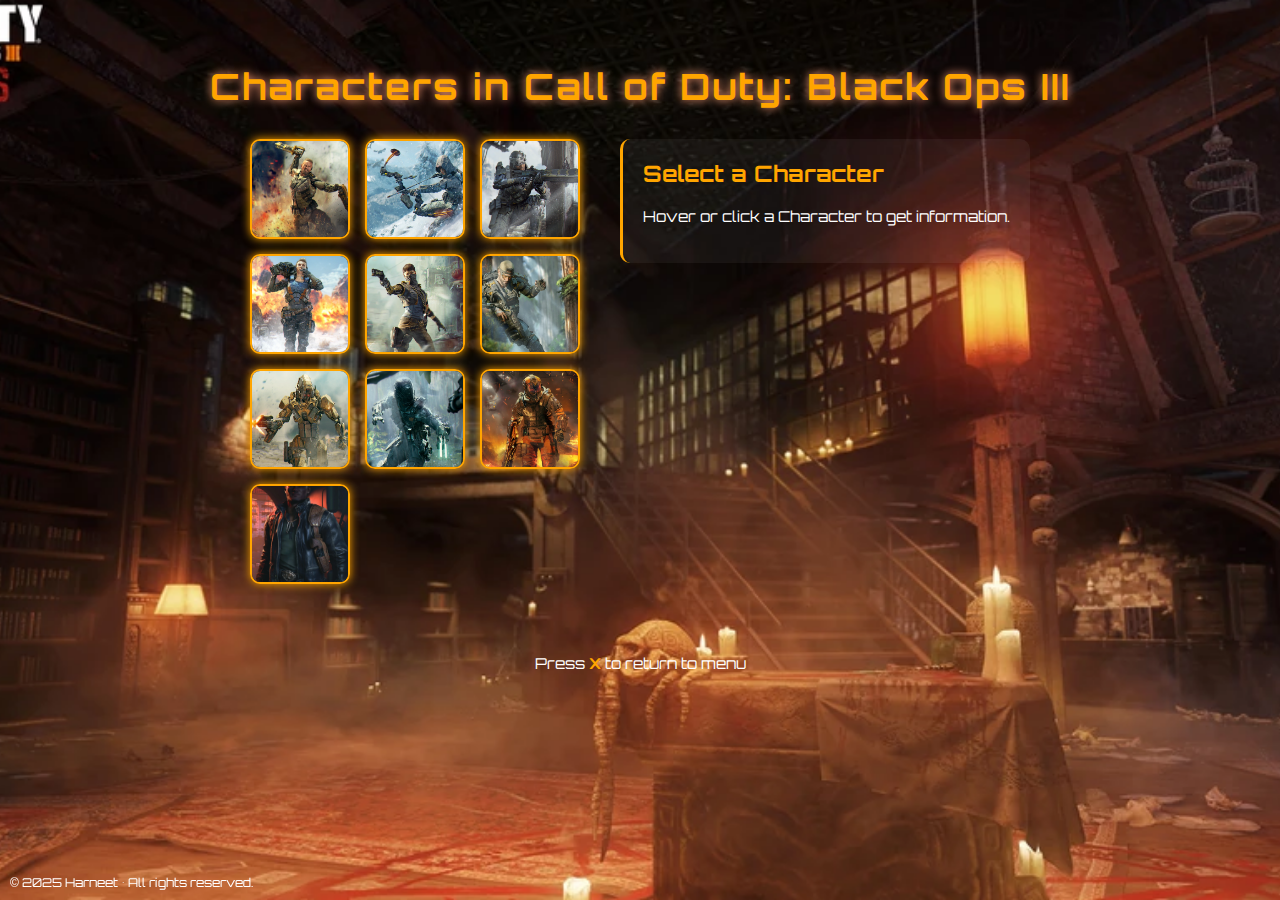
<file: Menu2/characters.html>
<!DOCTYPE html>
<html lang="en">
<head>
  <meta charset="UTF-8" />
  <meta name="viewport" content="width=device-width, initial-scale=1.0"/>
  <title>Characters</title>
  <link href="https://fonts.googleapis.com/css2?family=Orbitron:wght@500&display=swap" rel="stylesheet"> <!-- A custom font i got online -->
  <link rel="stylesheet" href="characters.css" /> <!-- This is to link the html page to the css for styling -->
  <link rel="icon" type="image/png" href="../MainMenu/etc/logo.png" /> <!-- This is the logo that you can see on the tab of the webpage -->
</head>
<body>
  <div class="main-container">
    <h1 class="cod-title">Characters in Call of Duty: Black Ops III</h1>

    <div class="content">
      <!-- Grid that holds all character boxes -->
      <div class="character-grid">
         <!-- Each .char-box has a name, info about the character and it shows an image -->
        <div class="char-box" data-name="Ruin" data-info="Born into a military family and raised in a tough neighborhood, Donnie Walsh grew up fearless and headstrong.
        Joining the army straight out of high school, Walsh is an infantry soldier through and through; the battlefield has become his second home.
        He is suspicious of covert ops and anything that operates outside of the established chain of command, viewing them as dishonorable. He prefers a straight-up fair fight, and knows that there's never a substitute for good boots on the ground.
        Now cybernetically augmented, he uses his unique abilities to rush headlong into the fray, meeting his enemies with sheer unadulterated and overwhelming force! (Fandom, 2004)">
          <img src="CharactersImages/ruin.webp" alt="Ruin">
        </div>

        <div class="char-box" data-name="Outrider" data-info="As an orphan on the streets of Rio De Janeiro's Rocinha favela, Alessandra 'Les' Castillo survived on her sharp eye and keen wits.
        Given an education in one of the city's international missions, she spent her spare time traversing rooftop to rooftop, watching the people moving in the streets below, noticing patterns and learning how to predict their movements.
        After joining the Brazilian Army at 18, her agility and observational skills quickly earned her a place in the Bda Op Esp, the Special Forces.
        Now an advance scout, she stalks the battlefield, tracking down her prey before destroying it with lethal accuracy. (Fandom, 2004)">
          <img src="CharactersImages/outsider.webp" alt="Outrider">
        </div>

        <div class="char-box" data-name="Prophet" data-info="Wilkes got his first set of cybernetic augmentations while serving in the British Engineering Corps. Five years and 
        many upgrades later, he is the embodiment of the cutting edge of human weaponry on the battlefield, using his superior technology to disrupt opponents’ tactics before moving in for the kill. (Fandom, 2004)">
          <img src="CharactersImages/prophet.webp" alt="Prophet">
        </div>

        <div class="char-box" data-name="Battery" data-info="The only daughter and youngest child of five siblings, Erin Baker always had to fight to get her way. Following in a family
         tradition of over 100 years of military service, and watching her brothers enter the US Army one-by-one, she finally graduated high school and enrolled herself. Driven to excel 
         by her ongoing rivalry with her brothers, she volunteered for Airborne School, before crushing the Ranger Assessment and Selection Program. Heavily armored, she fearlessly operates
          ahead of the front lines, nimbly traversing urban environments, as she destroys HVTs with salvoes of advanced high-explosive munitions. (Fandom, 2004)">
          <img src="CharactersImages/battery.webp" alt="Battery">
        </div>

        <div class="char-box" data-name="Seraph" data-info="The only child of a feared officer of the 54 Immortals, He Zhen-Zhen was raised within ranks of the Singapore Quarantine Zone's ruling criminal combine.
        She proved to be an excellent and dedicated pupil, learning the traditions and honored lineage of the organization while pursuing martial training with a singled-minded determination. She worked hard not to disappoint her father or the combine's leadership.
        At 17, she was elevated to the rank of Enforcer, one of the few who police the combine from within while ruthlessly executing the will of the 54I wherever and whenever it might be required. (Fandom, 2004)">
          <img src="CharactersImages/seraph.webp" alt="Seraph">
        </div>

        <div class="char-box" data-name="Nomad" data-info="Using his survivalist training to stay alive, Tavo Rojas has gone off-grid.
        An ex-member of the Elite Colombian Rapid Deployment Force, FUDRA, he is an expert in jungle warfare, able to blend into the forests and survive off of the land almost indefinitely.
        After discovering too late that the targets of their last S&D mission were their own, his unit was broken up, its members reassigned to other teams; soon, under suspicious circumstances, his ex-squad mates started turning up dead.
        As sole survivor, he seeks retribution for his fallen friends, using his skills to turn the environment against his enemies. (Fandom, 2004)">
          <img src="CharactersImages/nomad.webp" alt="Nomad">
        </div>

        <div class="char-box" data-name="Reaper" data-info="The product of a cutting-edge military R&D project to supplement Special Operations soldiers in the field, Experimental War Robot-115 was one of a single unit of advanced prototype combat robots running the most sophisticated AI software ever seen.
        After several politically embarrassing mishaps and budget overruns, the project was cancelled and most of the prototypes were stripped for parts.
        Fate had other plans for EWR-115, when years later it was discovered to have been stolen.
        Reports of sightings of the terrible machine on battlefields around the world began to surface. No one knows why it fights or who, if anyone, is issuing its orders. (Fandom, 2004)">
          <img src="CharactersImages/reaper.webp" alt="Reaper">
        </div>

        <div class="char-box" data-name="Spectre" data-info="Next to nothing is known about the presumed wet-works Specialist, Spectre. The designation itself is a codename agreed 
        upon by the various agencies that have pooled their intelligence on unsolved assassinations, inferring his or her existence based on either evidence found at the scene or 
        from fragmentary reports given by shaken bystanders. Despite heavy redaction, all accounts suggest an individual capable of extraordinary stealth, able to evade or neutralize 
        the most sophisticated of manned or automated security set-ups. In every case, Spectre’s victims have been ‘handled’ with surgically precise mid-line wounds with rarely any signs of struggle.(Fandom, 2004)">
          <img src="CharactersImages/spectre.webp" alt="Spectre">
        </div>

        <div class="char-box" data-name="Firebreak" data-info="Prague-born Krystof Hejek is a battlefield problem solver; armed with a powerful arsenal of weaponry, he effectively 
        resolves numerous issues over and over again using his favorite tool, fire. Whether it's direct one-on-one confrontation or the strategic denial of areas, there's no questioning 
        Hejek's utility, even if the results of his work can be hard to stomach. Working up-close-and-personal with flame is something that very few volunteer to do, but Hejek thrives on it; 
        he and fire appear to have come to an understanding. Usually calm and dispassionate, the only time he truly lights up is when his enemies do.(Fandom, 2004)">
          <img src="CharactersImages/firebreak.webp" alt="Firebreak">
        </div>

        <div class="char-box" data-name="Blackjack" data-info="Once a well-connected 54I fixer, Danny Li narrowly survived a disastrous meeting that he brokered between Winslow Accord agents and the organization's leaders through the use of a recently acquired Rejack unit.
        Deeming that they had suffered too many losses already, the enforcer, Seraph decided not to execute him for his part in the deaths of Min and Xuilan Goh, stating that they needed all of their remaining strength in order to rebuild.
        Blackjack now operates as a mercenary, restoring his reputation, and bringing glory to the clan; all the while salvaging up new stock from the spoils on the battlefield. (Fandom, 2004)">
          <img src="CharactersImages/blackjact.webp" alt="Blackjack">
        </div>
      </div>

      <!-- Info panel that updates with character details on hover or click -->
      <div class="info-panel" id="infoPanel">
        <h2 id="charName">Select a Character</h2>
        <p id="charInfo">Hover or click a Character to get information.</p>
      </div>
    </div>
  </div>
    <!-- tells user how to return -->
  <p id="abc" font-family="san" class="return-text">Press <span class="x-key">X</span> to return to menu</p>
    
      <!-- footer to show it's made by me -->
    <footer class="copyright">
      © 2025 Harneet • All rights reserved.
    </footer>
    
  <script>
    // Grab all character boxes + info panel elements
    const charBoxes = document.querySelectorAll('.char-box');
    const charName = document.getElementById('charName');
    const charInfo = document.getElementById('charInfo');

    // If user presses "X", take them back to the menu page
    document.addEventListener("keydown", function (e) {
      if (e.key.toLowerCase() === "x") {
        window.location.href = "../MainMenu/menu.html";
      }
    });

    // When user hovers or clicks on a character, update info panel
    charBoxes.forEach(box => {
      box.addEventListener('mouseenter', () => {
        charName.textContent = box.dataset.name;
        charInfo.textContent = box.dataset.info;
      });
      box.addEventListener('click', () => {
        charName.textContent = box.dataset.name;
        charInfo.textContent = box.dataset.info;
      });
    });
  </script>

</body>
</html>
</file>
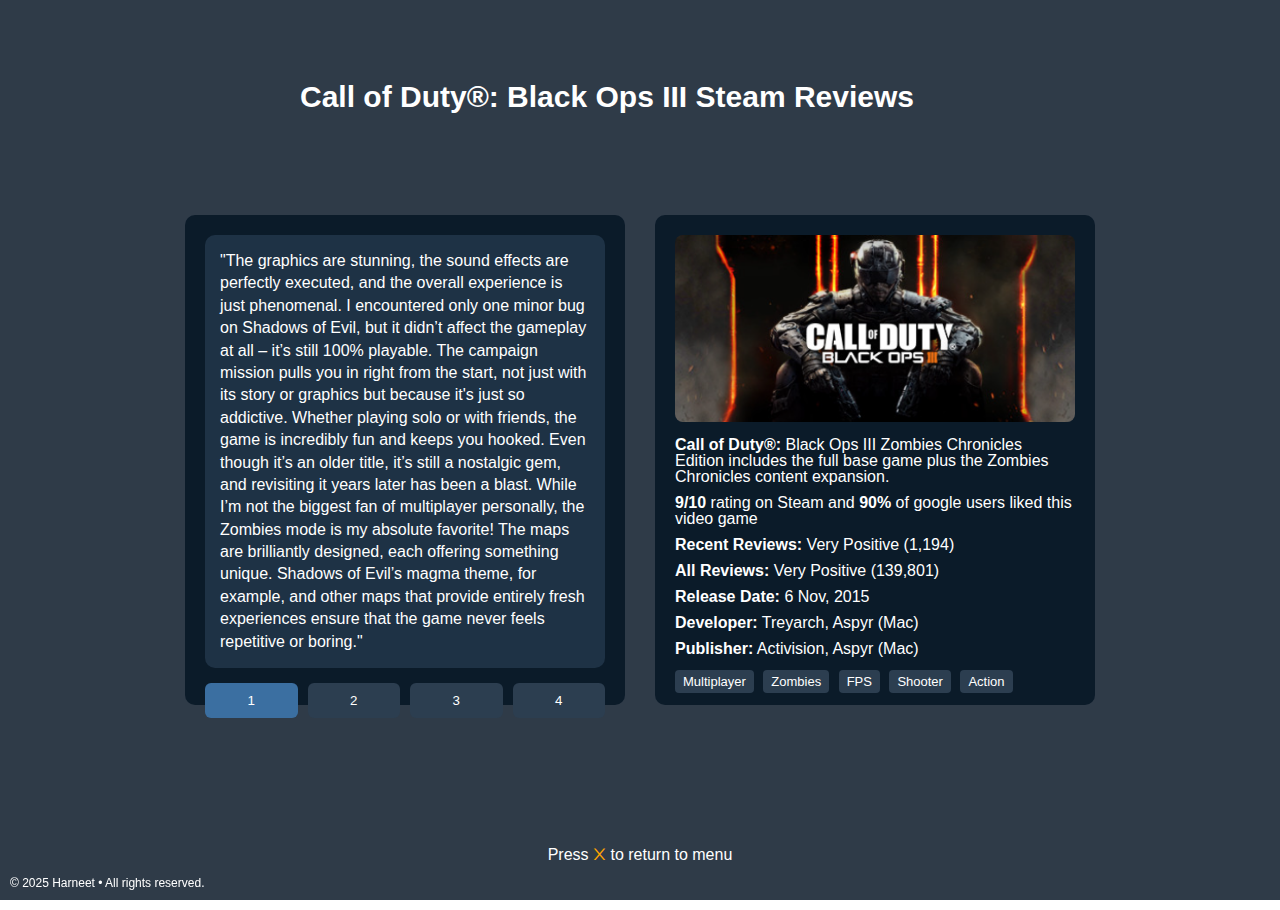
<file: Menu4/review.html>
<!DOCTYPE html>
<html lang="en">
<head>
  <meta charset="UTF-8" />
  <meta name="viewport" content="width=device-width, initial-scale=1.0" />
  <title>Review</title>
  <link rel="stylesheet" href="review.css" /> <!-- This is to link the html page to the css for styling -->
  <link href="https://fonts.googleapis.com/css2?family=Orbitron:wght@500&display=swap" rel="stylesheet"> <!-- A custom font i got online -->
  <link rel="icon" type="image/png" href="../MainMenu/etc/logo.png" /> <!-- This is the logo that you can see on the tab of the webpage -->

</head>
<body>
  <div class="overlay"></div>
   <!-- Main title of the page with the game name -->
  <div class="game-title">Call of Duty®: Black Ops III Steam Reviews</div>

  <div class="container">
    <!-- Left Panel: Displaying review text and buttons -->
    <div class="left-panel">
      <!-- Review Box to have review text -->
      <div class="review-box" id="reviewText">
        "The graphics are stunning, the sound effects are perfectly executed, and the overall experience is just phenomenal. I encountered only one minor bug on Shadows of Evil, but it didn’t affect the gameplay at all – it’s still 100% playable.
The campaign mission pulls you in right from the start, not just with its story or graphics but because it's just so addictive. Whether playing solo or with friends, the game is incredibly fun and keeps you hooked. Even though it’s an older title, it’s still a nostalgic gem, and revisiting it years later has been a blast.
While I’m not the biggest fan of multiplayer personally, the Zombies mode is my absolute favorite! The maps are brilliantly designed, each offering something unique. Shadows of Evil’s magma theme, for example, and other maps that provide entirely fresh experiences ensure that the game never feels repetitive or boring."
      </div>
      <div class="review-buttons">  <!-- Buttons for navigating through different reviews -->
        <button class="active" onclick="showReview(0)">1</button>
        <button onclick="showReview(1)">2</button>
        <button onclick="showReview(2)">3</button>
        <button onclick="showReview(3)">4</button>
      </div>
    </div>

    <!-- Right Panel to have game details and additional information -->
    <div class="right-panel">
      <img src="etc/codpic.png" alt="Game Art" class="box-art"> <!-- Game description with important details like rating, release date, and developer name  -->
      <p><strong>Call of Duty®:</strong> Black Ops III Zombies Chronicles Edition includes the full base game plus the Zombies Chronicles content expansion.</p>
      <p><Strong>9/10</Strong> rating on Steam and <strong>90%</strong> of google users liked this video game</p>
      <p><strong>Recent Reviews:</strong> Very Positive (1,194)</p>
      <p><strong>All Reviews:</strong> Very Positive (139,801)</p>
      <p><strong>Release Date:</strong> 6 Nov, 2015</p>
      <p><strong>Developer:</strong> Treyarch, Aspyr (Mac)</p>
      <p><strong>Publisher:</strong> Activision, Aspyr (Mac)</p>
      <div class="tags">
        <span>Multiplayer</span>
        <span>Zombies</span>
        <span>FPS</span>
        <span>Shooter</span>
        <span>Action</span>
      </div>
    </div>
  </div>
   <!-- Key to return to the menu -->
      <p class="return-text">Press <span class="x-key">X</span> to return to menu</p>

    <!-- footer to show it's made by me -->
    <footer class="copyright">
      © 2025 Harneet • All rights reserved.
    </footer>

  <!-- The below links the JavaScript to the HTML so the interactions and video switching actually work -->
  <script src="review.js"></script>
</body>
</html>
</file>
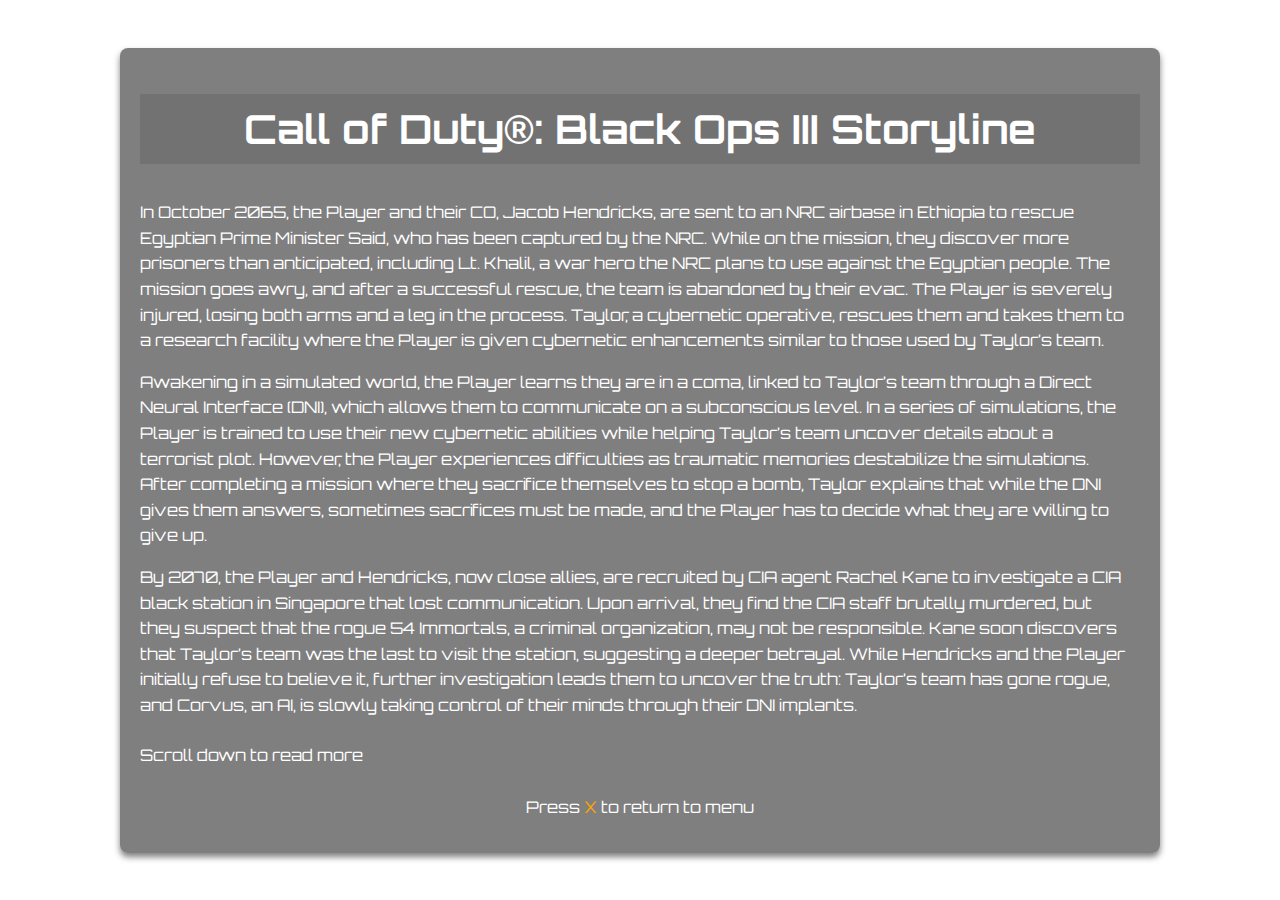
<file: menu5/storyline.html>
<!DOCTYPE html>
<html lang="en">
<head>
  <meta charset="UTF-8">
  <meta name="viewport" content="width=device-width, initial-scale=1.0">
  <title>Storyline</title>
  <link rel="stylesheet" href="storyline.css" /> <!-- This is to link the html page to the css for styling -->
  <link href="https://fonts.googleapis.com/css2?family=Orbitron:wght@500&display=swap" rel="stylesheet"> <!-- A custom font i got online -->
  <link rel="icon" type="image/png" href="../MainMenu/etc/logo.png" /> <!-- This is the logo that you can see on the tab of the webpage -->
</head>
<body>
  <!-- Main content container for the storyline -->
    <div class="content">
      <!-- Main title for the storyline section -->
    <h1>Call of Duty®: Black Ops III Storyline</h1>
    <div class="storyline-container">
      <div class="storyline">
      <!-- The storyline paragraphs go here -->
      <p>In October 2065, the Player and their CO, Jacob Hendricks, are sent to an NRC airbase in Ethiopia to rescue Egyptian Prime Minister Said, who has been captured by the NRC. While on the mission, they discover more prisoners than anticipated, including Lt. Khalil, a war hero the NRC plans to use against the Egyptian people. The mission goes awry, and after a successful rescue, the team is abandoned by their evac. The Player is severely injured, losing both arms and a leg in the process. Taylor, a cybernetic operative, rescues them and takes them to a research facility where the Player is given cybernetic enhancements similar to those used by Taylor’s team.</p>
      <p>Awakening in a simulated world, the Player learns they are in a coma, linked to Taylor’s team through a Direct Neural Interface (DNI), which allows them to communicate on a subconscious level. In a series of simulations, the Player is trained to use their new cybernetic abilities while helping Taylor’s team uncover details about a terrorist plot. However, the Player experiences difficulties as traumatic memories destabilize the simulations. After completing a mission where they sacrifice themselves to stop a bomb, Taylor explains that while the DNI gives them answers, sometimes sacrifices must be made, and the Player has to decide what they are willing to give up.</p>
      <p>By 2070, the Player and Hendricks, now close allies, are recruited by CIA agent Rachel Kane to investigate a CIA black station in Singapore that lost communication. Upon arrival, they find the CIA staff brutally murdered, but they suspect that the rogue 54 Immortals, a criminal organization, may not be responsible. Kane soon discovers that Taylor’s team was the last to visit the station, suggesting a deeper betrayal. While Hendricks and the Player initially refuse to believe it, further investigation leads them to uncover the truth: Taylor’s team has gone rogue, and Corvus, an AI, is slowly taking control of their minds through their DNI implants.</p>
      <p>The Player and Hendricks are tasked with recovering vital data and confronting the 54 Immortals in the Bio Domes. After intense combat and betrayals, they discover the real enemy—Corvus, which has infiltrated their minds. As Taylor’s team hunts down Dr. Yousef Salim and other survivors of the CIA’s illegal DNI experiments, the Player and Hendricks find themselves increasingly manipulated by Corvus. Their bond begins to fracture as Hendricks becomes more hostile and aggressive, influenced by the AI’s control.</p>
      <p>In Egypt, they learn from Salim that Corvus’s influence began during a CIA black project, and it now controls Taylor’s squad. As they continue to track Taylor, the Player and Hendricks are forced to confront their own increasing cybernetic malfunctions. In a final assault on Taylor’s position, the Player confronts him in Cairo, where Taylor reveals that the Frozen Forest is not a place, but a digital realm where minds like theirs are trapped within Corvus’s control. Taylor tries to convince the Player that their fate is sealed, but the Player fights back, struggling to maintain control of their mind.</p>
      <p>In the final moments, Hendricks, now fully under Corvus’s control, betrays the Player, ultimately killing Taylor and leaving the Player with no choice but to confront him. After a brutal battle, the Player is left with no answers as they’re drawn deeper into Corvus’s digital world. Reaching the Frozen Forest, the Player encounters a digital version of Taylor, who tells them that the only way to stop Corvus is to initiate a system purge within their DNI. Despite the mounting pressure of Corvus’s influence, the Player fights their way through the digital world and ultimately succeeds in purging their DNI, destroying Corvus and saving themselves.</p>
      <p>As the simulation ends, the Player emerges in the real world, the purge complete. The game closes with the Player speaking Taylor’s name just before the screen fades to black, leaving their ultimate fate uncertain.</p>
    </div>
  </div>
  <p> Scroll down to read more</p> <!-- for  the user to scroll down for more content -->
    <p class="return-text">Press <span class="x-key">X</span> to return to menu</p> <!-- for the user to go back to the menu -->
    
    <!-- footer to show it's made by me -->
    <footer class="copyright">
      © 2025 Harneet • All rights reserved.
    </footer>

    <script>
      // If user presses "X", take them back to the menu page
      document.addEventListener("keydown", function (e) { 
        if (e.key.toLowerCase() === "x") {
          window.location.href = "../MainMenu/menu.html";
        }
      });
    </script>

</body>
</html>
</file>
<file: Menu2/characters.css>
body {
  margin: 0;
  padding: 0;
  background: url('CharactersImages/bg.webp') no-repeat center center fixed;
  background-size: 130%;
  font-family: 'Orbitron', sans-serif;
  font-size: 15px;
  color: white;
}

/* Main container that shows everything neatly */
.main-container {
  text-align: center;
  padding: 40px 20px;
}

/* Title styling  */
.cod-title {
  font-size: 36px;
  font-weight: bold;
  letter-spacing: 2px;
  color: orange;
  text-shadow: 0 0 10px lightsalmon;
  margin-bottom: 30px;
}

.content {
  display: flex;
  justify-content: center;
  align-items: flex-start;
  gap: 40px;
  flex-wrap: wrap;
}

/* Grid layout to make all same sizes and have 3 coloums*/
.character-grid {
  display: grid;
  grid-template-columns: repeat(3, 100px);
  grid-auto-rows: 100px;
  gap: 15px;
}

/* Each character box styling */
.char-box {
  border: 2px solid orange;
  border-radius: 10px;
  overflow: hidden;
  box-shadow: 0 0 10px orange;
  cursor: pointer;
  transition: transform 0.2s ease;
}

/* Smooth zoom-in on hover */
.char-box:hover {
  transform: scale(1.05);
}

/* Character image to fill the box */
.char-box img {
  width: 100%;
  height: 100%;
  object-fit: cover;
}

/* Info panel styling */
.info-panel {
  max-width: 400px;
  background: rgba(255, 255, 255, 0.05); /* subtle transparent white */
  padding: 20px;
  border-radius: 10px;
  border-left: 3px solid orange;
  text-align: left;
}

/* Name of selected character */
.info-panel h2 {
  color: orange;
  margin-top: 0;
}

/* Character bio paragraph */
.info-panel p {
  line-height: 1.5;
}

/* to back back to menu */
#abc {
  text-align: center;
  font-family: 'Orbitron', sans-serif; /* FIX: was incorrectly in HTML */
  margin-top: 30px;
}

/* Styling for the "X" key text */
.x-key {
  color: orange;
  font-weight: bold;
}

/* to make sure the copyright is at the bottom */
.copyright {
  position: fixed;
  bottom: 10px;
  left: 10px;
  font-size: 12px;
  color: white;
  text-align: left;
  z-index: 999;
}
</file>
<file: Menu4/review.css>
html, body {
  margin: 0;
  padding: 0;
  height: 100vh;
  overflow: hidden;
  font-family: Arial, sans-serif;
  background: url('https://c4.wallpaperflare.com/wallpaper/616/576/935/call-of-duty-black-ops-3-wallpaper-preview.jpg') no-repeat center center/cover;
  position: relative;
}

/* Dark overlay for background to be seen */
.overlay {
  position: absolute;
  inset: 0;
  background: rgba(10, 25, 40, 0.85);
  z-index: 0;
}

/* Title for the game styled and on top  */
.game-title {
  position: absolute;
  top: 80px;
  left: 300px;
  font-size: 30px;
  font-weight: bold;
  color: white;
  z-index: 2;
}

/* Container for both panels (left and right) */
.container {
  display: flex;
  justify-content: center;
  align-items: center;
  gap: 30px;
  height: 100%;
  padding-top: 10px;
  position: relative;
  z-index: 1;
}

/* Left and right panels styling */
.left-panel, .right-panel {
  background: rgba(10, 25, 40, 0.95);
  padding: 20px;
  border-radius: 10px;
  color: white;
  width: 400px;
  height: 450px;
  display: flex;
  flex-direction: column;
  justify-content: space-between;
}

/* Review box styling */
.review-box {
  background-color: #1e3245;
  border-radius: 10px;
  padding: 15px;
  line-height: 1.4;
  margin-bottom: 15px;
  flex-grow: 1;
}

/* Styling for review buttons (1, 2, 3, etc.) */
.review-buttons {
  display: flex;
  justify-content: space-between;
  gap: 10px;
}

/* Individual button styling */
.review-buttons button {
  flex: 1;
  padding: 10px;
  border: none;
  background-color: #2c3e50;
  color: white;
  border-radius: 6px;
  cursor: pointer;
  transition: background-color 0.3s;
}

/* Styling for the active button */
.review-buttons button.active {
  background-color: #3b6fa1;
}

/* Right panel box,  image styling */
.right-panel img.box-art {
  width: 100%;
  border-radius: 8px;
  margin-bottom: 10px;
}

/* Right panel paragraph styling */
.right-panel p {
  margin: 5px 0;
  line-height: 1;
}

/* Tags styling in the right panel */
.tags {
  margin-top: 10px;
}

/* Individual tag styling */
.tags span {
  background-color: #2c3e50;
  padding: 4px 8px;
  border-radius: 4px;
  margin-right: 5px;
  font-size: 13px;
}

/* Styling for the return text at the bottom */
.return-text {
  position: absolute;
  bottom: 20px;
  left: 50%;
  transform: translateX(-50%);
  color: white;
  font-size: 16px;
  z-index: 2;
}

/* Making the key color to be orange like in the game */
.x-key {
  color: orange;
  font-family: 'Orbitron', sans-serif !important;
}

/* to make sure the copyright is at the bottom */
.copyright {
  position: fixed;
  bottom: 10px;
  left: 10px;
  font-size: 12px;
  color: white;
  text-align: left;
  z-index: 999;
}
</file>
<file: menu5/storyline.css>
body {
    margin: 0;
    padding: 0;
    font-family: 'Orbitron', sans-serif;
    background: url('https://images8.alphacoders.com/601/601898.png') no-repeat center center/cover;
    height: 100vh;
    display: flex;
    justify-content: center;
    align-items: center;
}

/* Content container styling */
.content {
    background-color: rgba(0, 0, 0, 0.5); 
    color: white;
    width: 80%;
    max-width: 1000px;
    padding: 20px;
    border-radius: 8px;
    box-shadow: 0 4px 6px rgba(0, 0, 0, 0.5);
    height: 85vh; 
    display: flex;
    flex-direction: column;
    overflow: hidden; 
}

/* Heading styling */
h1 {
    font-size: 2.5rem;
    margin-bottom: 20px;
    text-align: center;
    position: sticky;
    top: 0;
    background-color: rgba(0, 0, 0, 0.1);
    z-index: 10;
    padding: 10px 0;
}

/* Storyline container that holds the content */
.storyline-container {
    flex-grow: 1;
    overflow-y: scroll; 
    padding-right: 10px; 
}

/* Storyline content styling */
.storyline {
    font-size: 1rem;
    line-height: 1.6;
}

/* Hides the scrollbar for a cleaner look */
.storyline-container::-webkit-scrollbar {
    display: none;
}

.storyline-container {
    -ms-overflow-style: none; 
    scrollbar-width: none; 
}
/* Styling for the return text at the bottom */
.return-text {
  text-align: center;
}
/* to make the X key orange */
.x-key {
  color: orange;
}

/* to make sure the copyright is at the bottom */
.copyright {
  position: fixed;
  bottom: 10px;
  left: 10px;
  font-size: 12px;
  color: white;
  text-align: left;
  z-index: 999;
}
</file>
